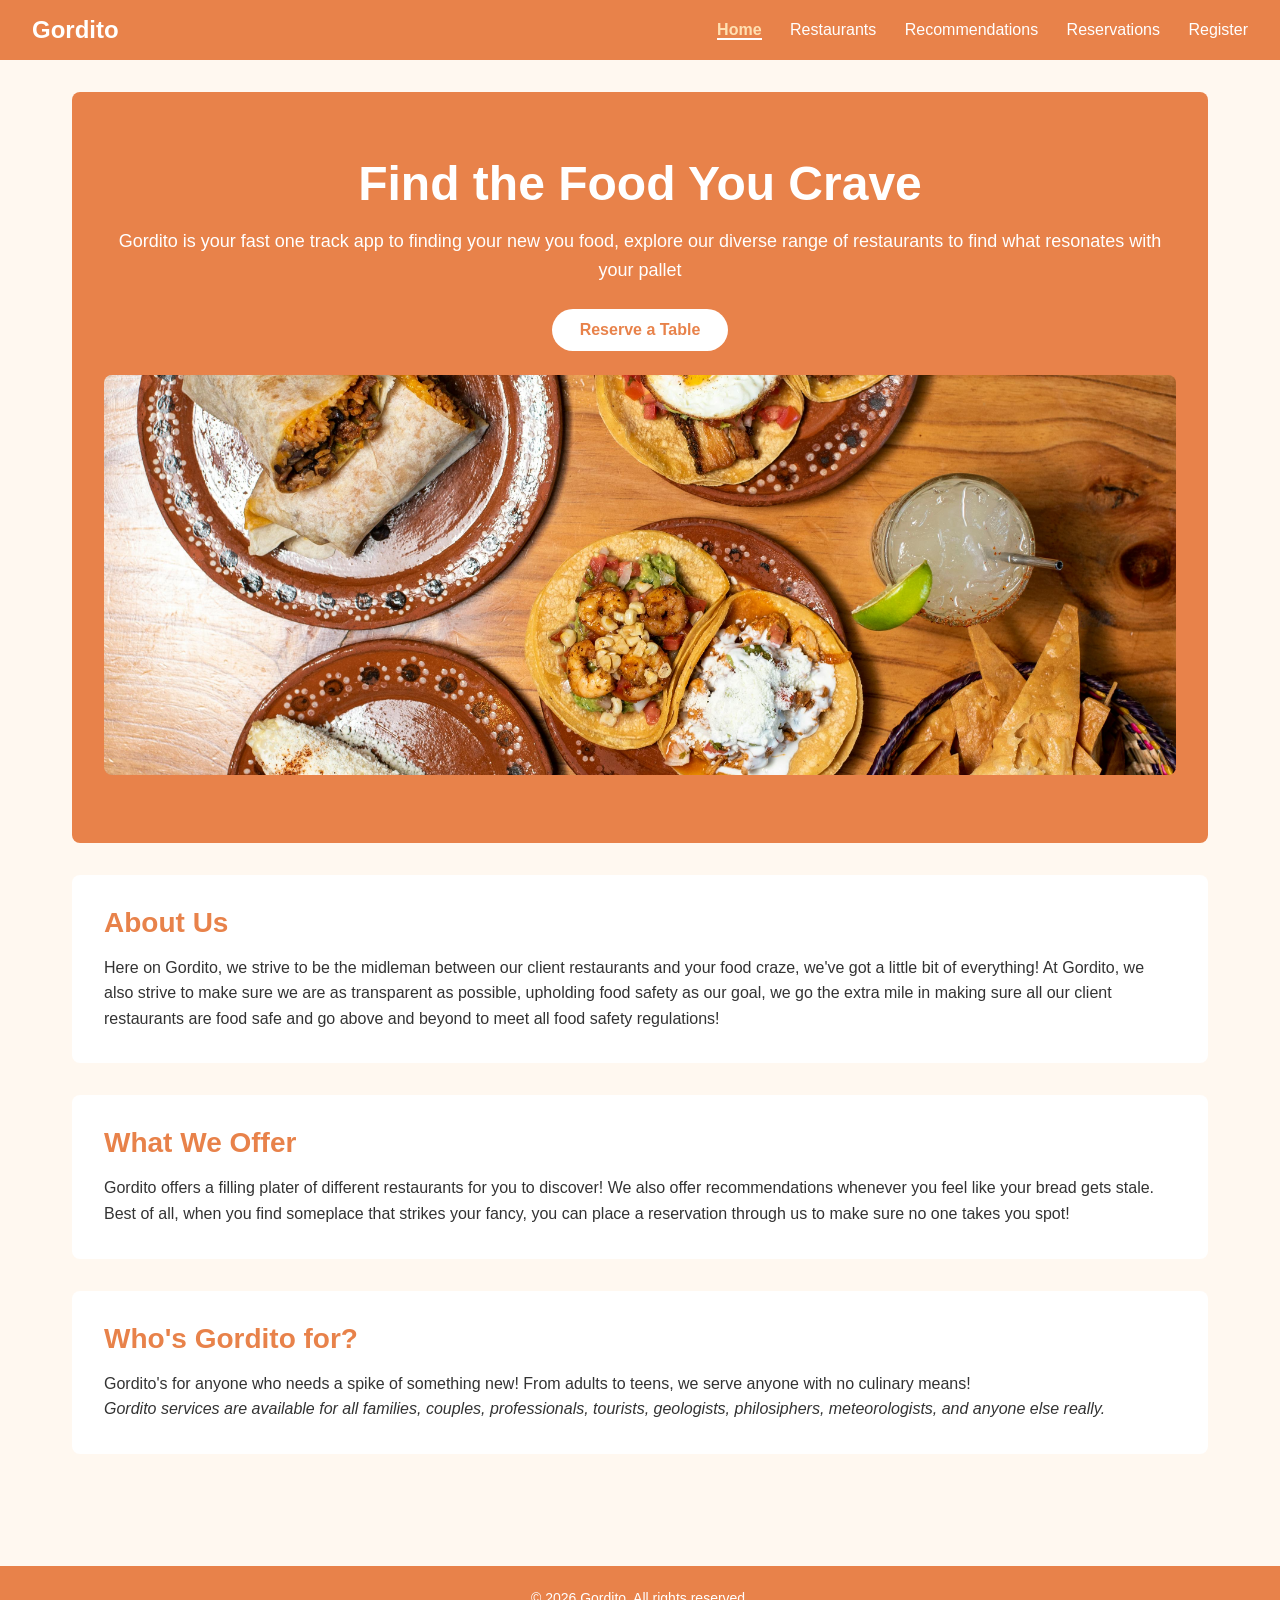
<file: Cos10005 Assignment 2/index.html>
<!DOCTYPE html>
<html lang="en">
  <head>
    <meta charset="UTF-8">
    <meta name="viewport" content="width=device-width, initial-scale=1.0">
    <title>Gordito | Home</title>
    <link rel="stylesheet" href="css/style.css">
  </head>
  <body>
    <header>
      <a href="index.html" class="logo">Gordito</a>
      <nav>
        <a href="index.html" class="active">Home</a>
        <a href="restaurants.html">Restaurants</a>
        <a href="recommend.html">Recommendations</a>
        <a href="reservation.html">Reservations</a>
        <a href="register.html">Register</a>
      </nav>
    </header>
    <main>
      <section class="hero">
        <h1>Find the Food You Crave</h1>
        <p>Gordito is your fast one track app to finding your new you food, explore our diverse range of restaurants to find what resonates with your pallet</p>
        <a href="reservation.html" class="btn">Reserve a Table</a>
        <img src="images/BannerPhoto.jpg" alt="A warm Mexican restaurant dining room with a spread of delicious dishes on a table">
      </section>
      <section>
        <h2>About Us</h2>
        <p>Here on Gordito, we strive to be the midleman between our client restaurants and your food craze, we've got a little bit of everything! At Gordito, we also strive to make sure we are as transparent as possible, upholding food safety as our goal, we go the extra mile in making sure all our client restaurants are food safe and go above and beyond to meet all food safety regulations!</p>
      </section>
      <section>
        <h2>What We Offer</h2>
        <p>Gordito offers a filling plater of different restaurants for you to discover! We also offer recommendations whenever you feel like your bread gets stale. Best of all, when you find someplace that strikes your fancy, you can place a reservation through us to make sure no one takes you spot!</p>
      </section>
      <section>
        <h2>Who's Gordito for?</h2>
        <p>Gordito's for anyone who needs a spike of something new! From adults to teens, we serve anyone with no culinary means!</p>
        <p><em>Gordito services are available for all families, couples, professionals, tourists, geologists, philosiphers, meteorologists, and anyone else really.</em></p>
      </section>
    </main>
    <footer><p>&copy; 2026 Gordito. All rights reserved.</p></footer>
    <script src="js/script.js"></script>
  </body>
</html>
</file>
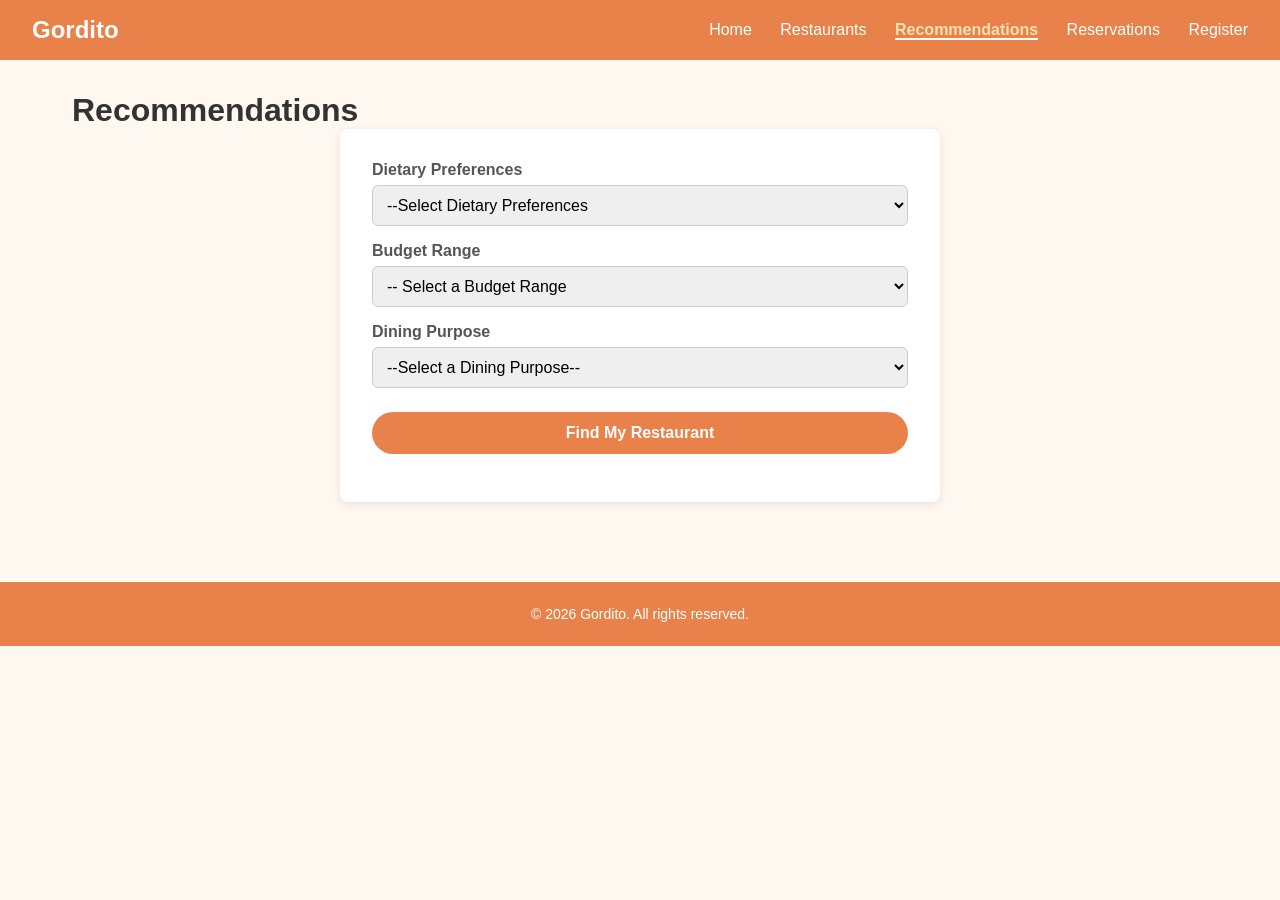
<file: Cos10005 Assignment 2/recommend.html>
<!DOCTYPE html>
<html lang="en">
  <head>
    <meta charset="UTF-8">
    <meta name="viewport" content="width=device-width, initial-scale=1.0">
    <title>Gordito | Recommendations</title>
    <link rel="stylesheet" href="css/style.css">
  </head>
  <body>
    <header>
      <a href="index.html" class="logo">Gordito</a>
      <nav>
        <a href="index.html">Home</a>
        <a href="restaurants.html">Restaurants</a>
        <a href="recommend.html" class="active">Recommendations</a>
        <a href="reservation.html">Reservations</a>
        <a href="register.html">Register</a>
      </nav>
    </header>
    <main>
      <h1>Recommendations</h1>
      <form id="recommend-form">
        <div>
          <label for="dietary-preference">Dietary Preferences</label>
          <select id="dietary-preference" name="dietary-preference">
            <option value="">--Select Dietary Preferences</option>
            <option value="Vegan">Vegan</option>
            <option value="Halal">Halal</option>
            <option value="Vegetarian">Vegetarian</option>
            <option value="None">None</option>
          </select>
        </div>
        <div>
          <label for="budget-range">Budget Range</label>
          <select id="budget-range" name="budget-range">
            <option value="">-- Select a Budget Range</option>
            <option value="low">$20-$60</option>
            <option value="medium">$40-$80</option>
            <option value="high">$60-$160</option>
          </select>
        </div>
        <div>
          <label for="dining-purpose">Dining Purpose</label>
          <select id="dining-purpose" name="dining-purpose">
            <option value="">--Select a Dining Purpose--</option>
            <option value="family">Family</option>
            <option value="date">Date</option>
            <option value="business">Business</option>
          </select>
        </div>
        <div><button type="submit">Find My Restaurant</button></div>
      </form>
      <div id="recommendation-results"></div>
    </main>
    <footer><p>&copy; 2026 Gordito. All rights reserved.</p></footer>
    <script src="js/script.js"></script>
  </body>
</html>
</file>
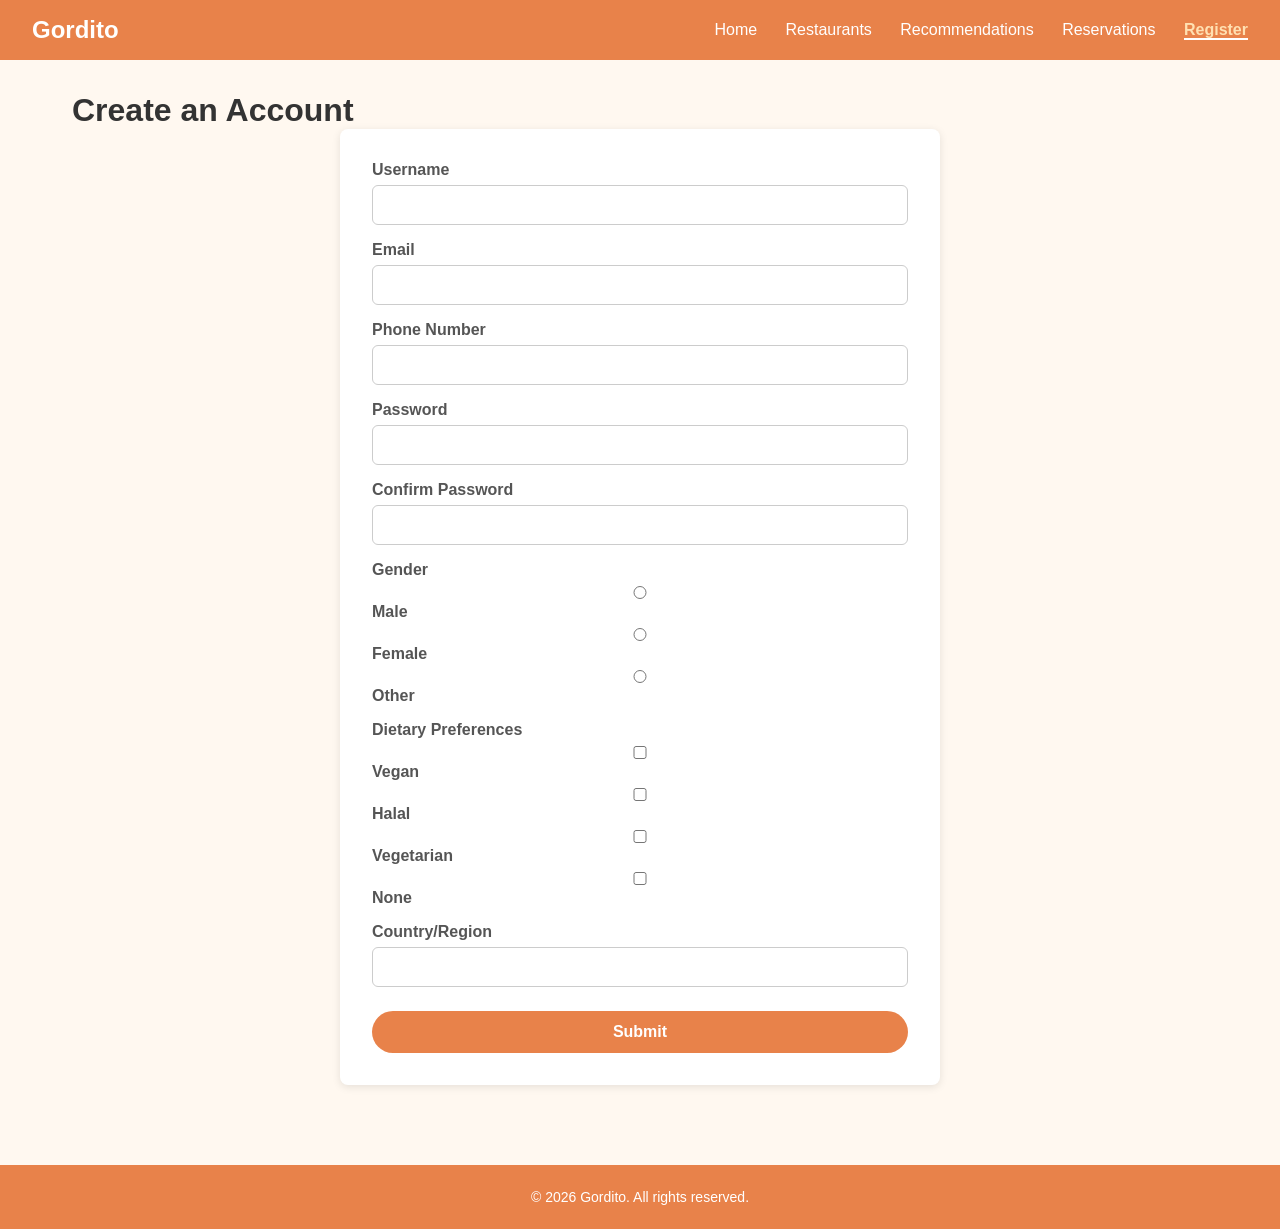
<file: Cos10005 Assignment 2/register.html>
<!DOCTYPE html>
<html lang="en">
  <head>
    <meta charset="UTF-8">
    <meta name="viewport" content="width=device-width, initial-scale=1.0">
    <title>Gordito | Register</title>
    <link rel="stylesheet" href="css/style.css">
  </head>
  <body>
    <header>
      <a href="index.html" class="logo">Gordito</a>
      <nav>
        <a href="index.html">Home</a>
        <a href="restaurants.html">Restaurants</a>
        <a href="recommend.html">Recommendations</a>
        <a href="reservation.html">Reservations</a>
        <a href="register.html" class="active">Register</a>
      </nav>
    </header>
    <main>
      <h1>Create an Account</h1>
      <div id="error-box" style="display:none; color:red;"></div>
      <form id="register-form" method="POST" action="http://mercury.swin.edu.au/it000000/cos10005/regtest.php">
        <div>
          <label for="username">Username</label>
          <input type="text" id="username" name="username">
        </div>
        <div>
          <label for="email">Email</label>
          <input type="email" id="email" name="email">
        </div>
        <div>
          <label for="phonenumber">Phone Number</label>
          <input type="text" id="phonenumber" name="phonenumber">
        </div>
        <div>
          <label for="password">Password</label>
          <input type="password" id="password" name="password">
        </div>
        <div>
          <label for="confirmpassword">Confirm Password</label>
          <input type="password" id="confirmpassword" name="confirmpassword">
        </div>
        <div>
          <label>Gender</label>
          <label><input type="radio" name="gender" value="male"> Male</label>
          <label><input type="radio" name="gender" value="female"> Female</label>
          <label><input type="radio" name="gender" value="other"> Other</label>
        </div>
        <div>
          <label>Dietary Preferences</label>
          <label><input type="checkbox" name="dietary" value="vegan"> Vegan</label>
          <label><input type="checkbox" name="dietary" value="halal"> Halal</label>
          <label><input type="checkbox" name="dietary" value="vegetarian"> Vegetarian</label>
          <label><input type="checkbox" name="dietary" value="none"> None</label>
        </div>
        <div>
          <label for="country">Country/Region</label>
          <input type="text" id="country" name="country">
        </div>
        <button type="submit">Submit</button>
      </form>
    </main>
    <footer><p>&copy; 2026 Gordito. All rights reserved.</p></footer>
    <script src="js/script.js"></script>
  </body>
</html>
</file>
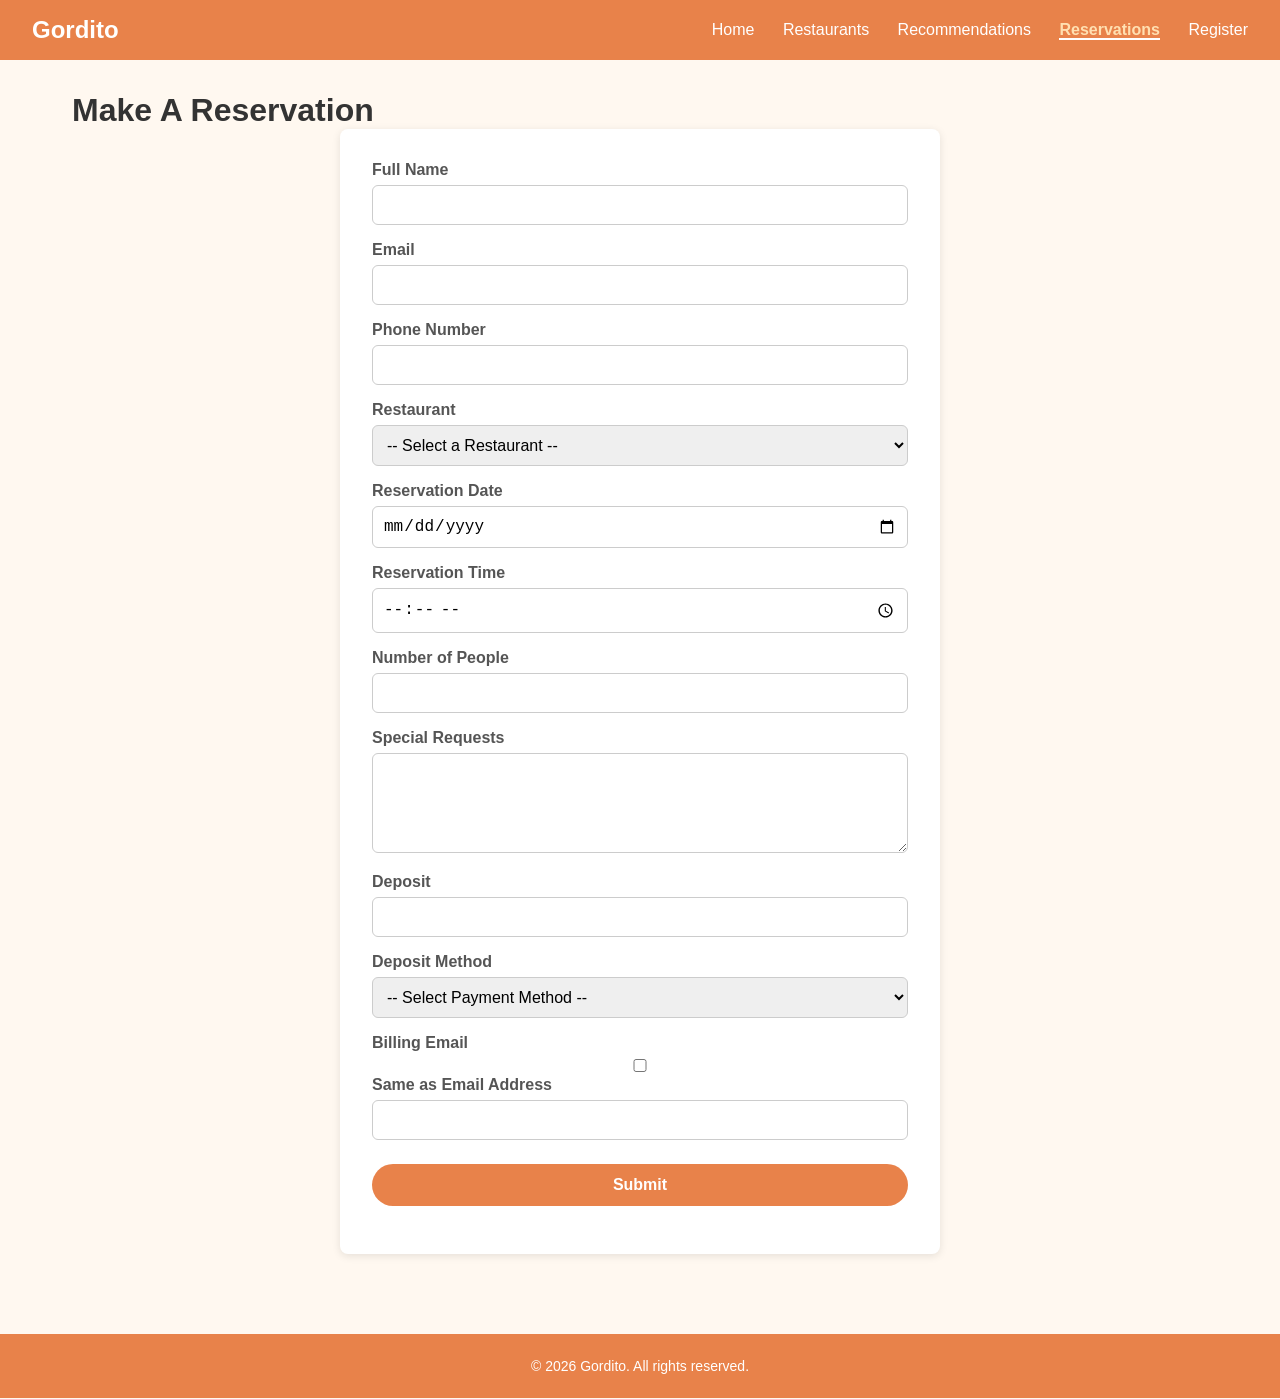
<file: Cos10005 Assignment 2/reservation.html>
<!DOCTYPE html>
<html lang="en">
  <head>
    <meta charset="UTF-8">
    <meta name="viewport" content="width=device-width, initial-scale=1.0">
    <title>Gordito | Reservations</title>
    <link rel="stylesheet" href="css/style.css">
  </head>
  <body>
    <header>
      <a href="index.html" class="logo">Gordito</a>
      <nav>
        <a href="index.html">Home</a>
        <a href="restaurants.html">Restaurants</a>
        <a href="recommend.html">Recommendations</a>
        <a href="reservation.html" class="active">Reservations</a>
        <a href="register.html">Register</a>
      </nav>
    </header>
    <main>
      <h1>Make A Reservation</h1>
      <div id="reservation-error-box" style="display:none; color:red;"></div>
      <form id="reservation-form" method="POST" action="http://mercury.swin.edu.au/it000000/cos10005/regtest.php">
        <div>
          <label for="name">Full Name</label>
          <input type="text" id="name" name="name">
        </div>
        <div>
          <label for="email">Email</label>
          <input type="email" id="email" name="email">
        </div>
        <div>
          <label for="phonenumber">Phone Number</label>
          <input type="text" id="phonenumber" name="phonenumber">
        </div>
        <div>
          <label for="restaurant">Restaurant</label>
          <select id="restaurant" name="restaurant">
            <option value="">-- Select a Restaurant --</option>
            <option value="landro">Landro</option>
            <option value="3kingdoms">3 Kingdoms</option>
            <option value="hosiak">Ho Siak</option>
            <option value="kuishinbō">Kuishinbō</option>
            <option value="quesoycarne">Queso y Carne</option>
            <option value="tondoo">Tond-oo</option>
          </select>
        </div>
        <div>
          <label for="date">Reservation Date</label>
          <input type="date" id="date" name="date">
        </div>
        <div>
          <label for="time">Reservation Time</label>
          <input type="time" id="time" name="time">
        </div>
        <div>
          <label for="people">Number of People</label>
          <input type="number" min="1" id="people" name="people">
        </div>
        <div>
          <label for="specialrequests">Special Requests</label>
          <textarea id="specialrequests" name="specialrequests"></textarea>
        </div>
        <div>
          <label for="deposit">Deposit</label>
          <input type="text" id="deposit" name="deposit" readonly>
        </div>
        <div>
          <label for="deposit-method">Deposit Method</label>
          <select id="deposit-method" name="deposit-method">
            <option value="">-- Select Payment Method --</option>
            <option value="voucher">Voucher</option>
            <option value="online">Online Payment</option>
          </select>
        </div>
        <div id="voucher-section">
          <label for="voucher-code">Voucher Code</label>
          <input type="text" id="voucher-code" name="voucher-code">
        </div>
        <div id="card-section">
          <label for="card-number">Credit Card Number</label>
          <input type="text" id="card-number" name="card-number">
        </div>
        <div>
          <label for="billing-email">Billing Email</label>
          <label><input type="checkbox" id="same-email">Same as Email Address</label>
          <input type="email" id="billing-email" name="billing-email">
        </div>
        <div>
          <button type="submit">Submit</button>
        </div>
      </form>
    </main>
    <footer><p>&copy; 2026 Gordito. All rights reserved.</p></footer>
    <script src="js/script.js"></script>
  </body>
</html>
</file>
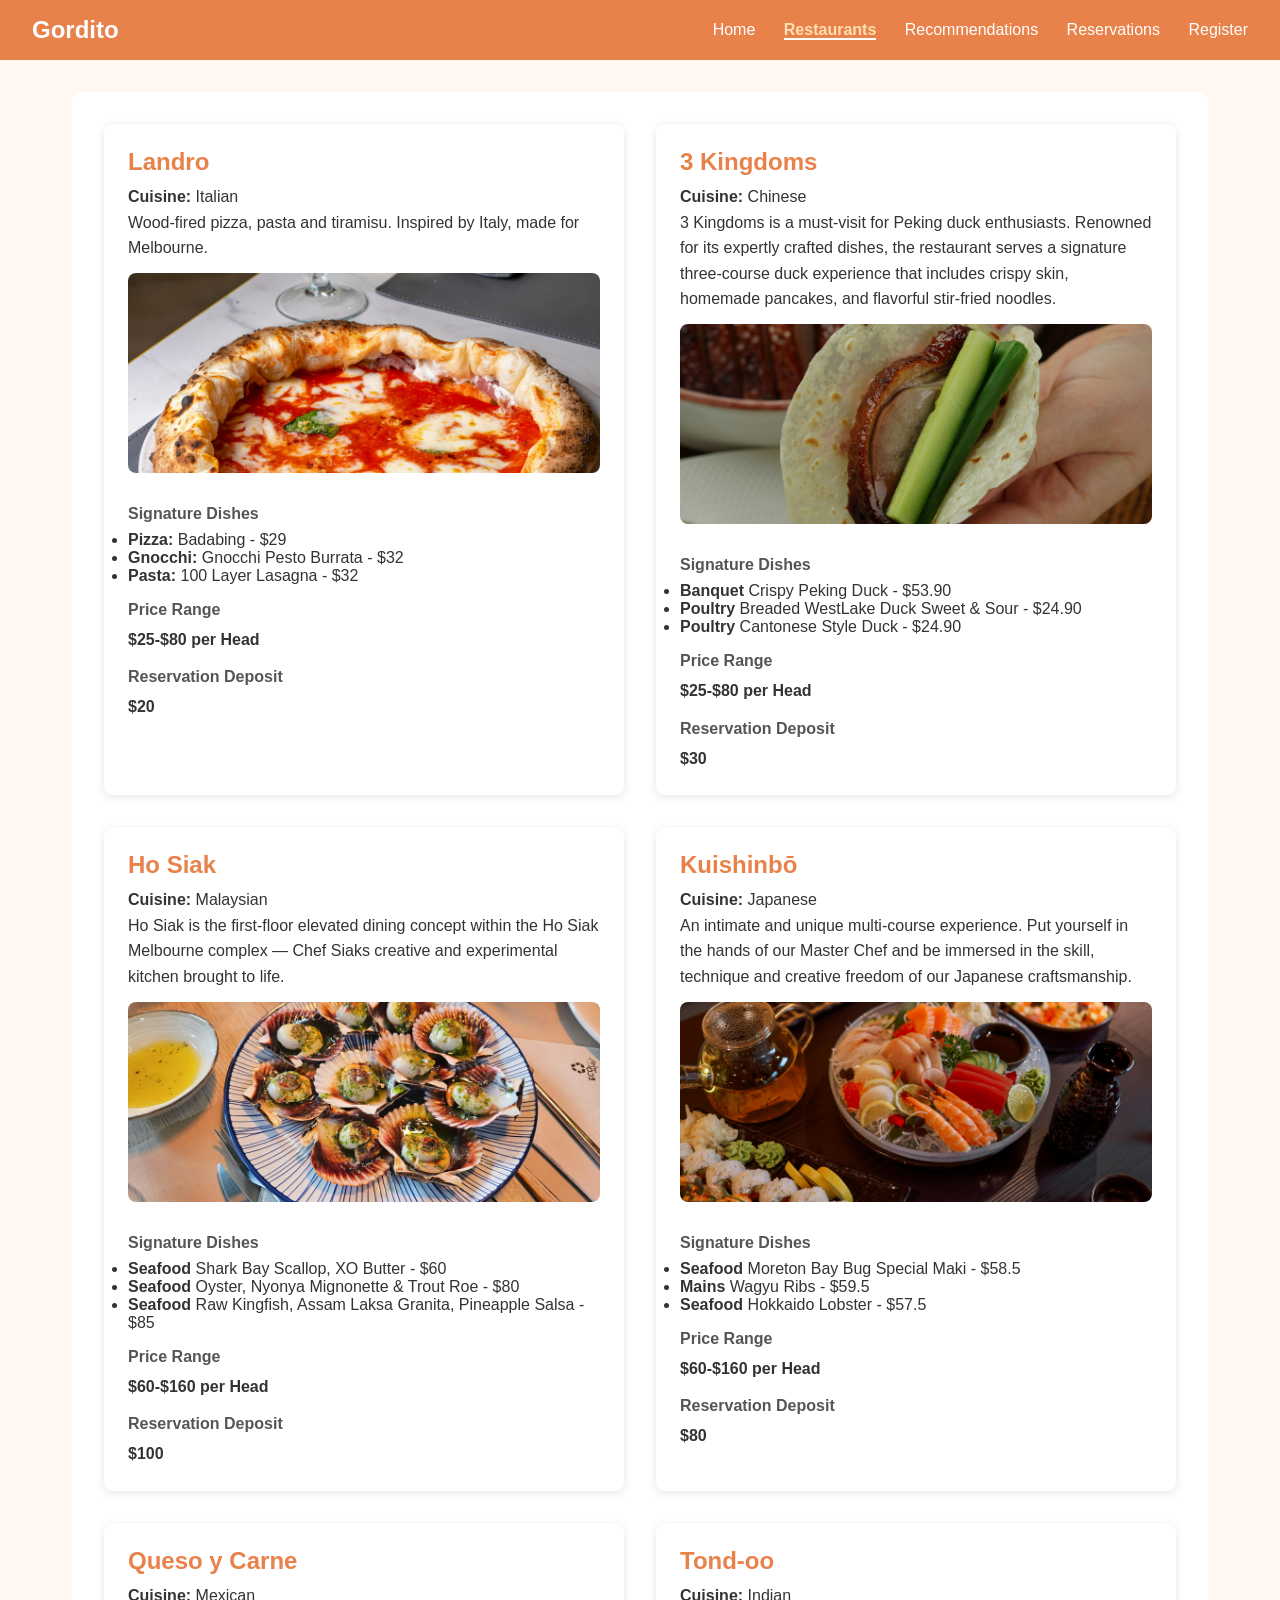
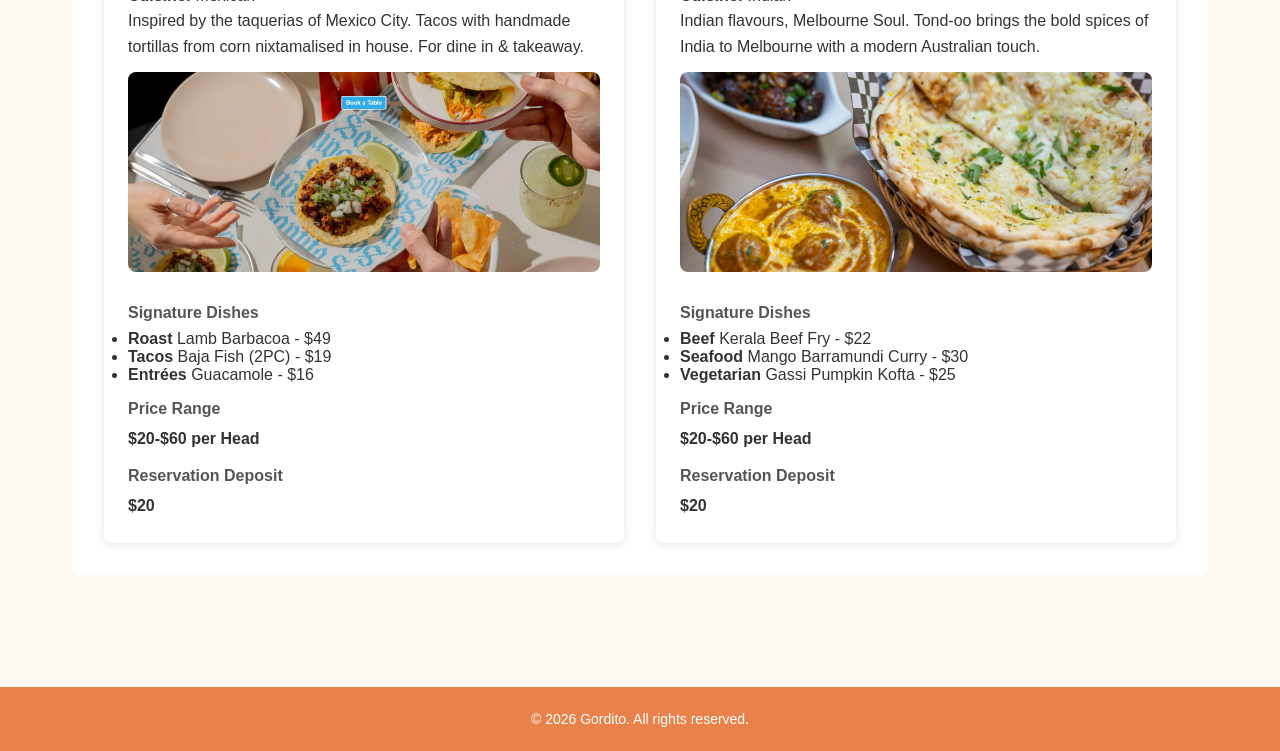
<file: Cos10005 Assignment 2/restaurants.html>
<!DOCTYPE html>
<html lang="en">
  <head>
    <meta charset="UTF-8">
    <meta name="viewport" content="width=device-width, initial-scale=1.0">
    <title>Gordito | Restaurants</title>
    <link rel="stylesheet" href="css/style.css">
  </head>
  <body>
    <header>
      <a href="index.html" class="logo">Gordito</a>
      <nav>
        <a href="index.html">Home</a>
        <a href="restaurants.html" class="active">Restaurants</a>
        <a href="recommend.html">Recommendations</a>
        <a href="reservation.html">Reservations</a>
        <a href="register.html">Register</a>
      </nav>
    </header>
    <main>
      <section class="restaurant-list">
        <article class="restaurant-card" data-deposit="20">
          <h2>Landro</h2>
          <p><strong>Cuisine:</strong> Italian</p>
          <p>Wood-fired pizza, pasta and tiramisu. Inspired by Italy, made for Melbourne.</p>
          <img src="images/LandroPic.jpg" alt="A warm Italian restaurant setting with a freshly cooked classic Italian pizza and a glass of wine sitting on a cleanly prepped table">
          <h3>Signature Dishes</h3>
          <ul>
            <li><strong>Pizza:</strong> Badabing - $29</li>
            <li><strong>Gnocchi:</strong> Gnocchi Pesto Burrata - $32</li>
            <li><strong>Pasta:</strong> 100 Layer Lasagna - $32</li>
          </ul>
          <h3>Price Range</h3>
          <p><strong>$25-$80 per Head</strong></p>
          <h3>Reservation Deposit</h3>
          <p><strong>$20</strong></p>
        </article>
        <article class="restaurant-card" data-deposit="30">
          <h2>3 Kingdoms</h2>
          <p><strong>Cuisine:</strong> Chinese</p>
          <p>3 Kingdoms is a must-visit for Peking duck enthusiasts. Renowned for its expertly crafted dishes, the restaurant serves a signature three-course duck experience that includes crispy skin, homemade pancakes, and flavorful stir-fried noodles.</p>
          <img src="images/PeckingDuck.jpg" alt="A aromatic scene with two dishes, one with peking duck and the other with pancakes, alongside a hand holding a makeshift wrap made using both the pancakes and the duck alongside some greens">
          <h3>Signature Dishes</h3>
          <ul>
            <li><strong>Banquet</strong> Crispy Peking Duck - $53.90</li>
            <li><strong>Poultry</strong> Breaded WestLake Duck Sweet &amp; Sour - $24.90</li>
            <li><strong>Poultry</strong> Cantonese Style Duck - $24.90</li>
          </ul>
          <h3>Price Range</h3>
          <p><strong>$25-$80 per Head</strong></p>
          <h3>Reservation Deposit</h3>
          <p><strong>$30</strong></p>
        </article>
        <article class="restaurant-card" data-deposit="100">
          <h2>Ho Siak</h2>
          <p><strong>Cuisine:</strong> Malaysian</p>
          <p>Ho Siak is the first-floor elevated dining concept within the Ho Siak Melbourne complex — Chef Siaks creative and experimental kitchen brought to life.</p>
          <img src="images/Scalop.jpg" alt="A aromatic scene with a dish of scalops with a side of freshly molten butter, set on a well prepped table">
          <h3>Signature Dishes</h3>
          <ul>
            <li><strong>Seafood</strong> Shark Bay Scallop, XO Butter - $60</li>
            <li><strong>Seafood</strong> Oyster, Nyonya Mignonette &amp; Trout Roe - $80</li>
            <li><strong>Seafood</strong> Raw Kingfish, Assam Laksa Granita, Pineapple Salsa - $85</li>
          </ul>
          <h3>Price Range</h3>
          <p><strong>$60-$160 per Head</strong></p>
          <h3>Reservation Deposit</h3>
          <p><strong>$100</strong></p>
        </article>
        <article class="restaurant-card" data-deposit="80">
          <h2>Kuishinbō</h2>
          <p><strong>Cuisine:</strong> Japanese</p>
          <p>An intimate and unique multi-course experience. Put yourself in the hands of our Master Chef and be immersed in the skill, technique and creative freedom of our Japanese craftsmanship.</p>
          <img src="images/Sushi.jpg" alt="a mouthwatering set of traditional Japanese sashimi placed on a well prepped table">
          <h3>Signature Dishes</h3>
          <ul>
            <li><strong>Seafood</strong> Moreton Bay Bug Special Maki - $58.5</li>
            <li><strong>Mains</strong> Wagyu Ribs - $59.5</li>
            <li><strong>Seafood</strong> Hokkaido Lobster - $57.5</li>
          </ul>
          <h3>Price Range</h3>
          <p><strong>$60-$160 per Head</strong></p>
          <h3>Reservation Deposit</h3>
          <p><strong>$80</strong></p>
        </article>
        <article class="restaurant-card" data-deposit="20">
          <h2>Queso y Carne</h2>
          <p><strong>Cuisine:</strong> Mexican</p>
          <p>Inspired by the taquerias of Mexico City. Tacos with handmade tortillas from corn nixtamalised in house. For dine in &amp; takeaway.</p>
          <img src="images/Mehico.png" alt="A simple yet mouthwatering scene of mexican food being served alongside a fresh drink">
          <h3>Signature Dishes</h3>
          <ul>
            <li><strong>Roast</strong> Lamb Barbacoa - $49</li>
            <li><strong>Tacos</strong> Baja Fish (2PC) - $19</li>
            <li><strong>Entrées</strong> Guacamole - $16</li>
          </ul>
          <h3>Price Range</h3>
          <p><strong>$20-$60 per Head</strong></p>
          <h3>Reservation Deposit</h3>
          <p><strong>$20</strong></p>
        </article>
        <article class="restaurant-card" data-deposit="20">
          <h2>Tond-oo</h2>
          <p><strong>Cuisine:</strong> Indian</p>
          <p>Indian flavours, Melbourne Soul. Tond-oo brings the bold spices of India to Melbourne with a modern Australian touch.</p>
          <img src="images/Spicy.jpg" alt="A scene full of indian dishes and naan so mouthwatering you can almost smell it from here">
          <h3>Signature Dishes</h3>
          <ul>
            <li><strong>Beef</strong> Kerala Beef Fry - $22</li>
            <li><strong>Seafood</strong> Mango Barramundi Curry - $30</li>
            <li><strong>Vegetarian</strong> Gassi Pumpkin Kofta - $25</li>
          </ul>
          <h3>Price Range</h3>
          <p><strong>$20-$60 per Head</strong></p>
          <h3>Reservation Deposit</h3>
          <p><strong>$20</strong></p>
        </article>
      </section>
    </main>
    <footer><p>&copy; 2026 Gordito. All rights reserved.</p></footer>
    <script src="js/script.js"></script>
  </body>
</html>
</file>
<file: Cos10005 Assignment 2/css/style.css>
* {         /*targets every element on the page*/
   margin: 0;   /*removes default spacing usually added by browsers*/
   padding: 0; /*removes default inner spacing*/
   box-sizing: border-box;  /*kinda changes how element sizes are calculated by including padding with the width of an element to prevent them from adding to each other*/
}
body {
  font-family: Arial, sans-serif;   /*sets the font witha backup*/
  background-color: #fff8f0;   /*sets the background color obviously*/
  color: #333;                  /*changes text color to be a nicer tone than black*/
}
header {
  background-color: #e8824a;  /*background color for the header*/
  padding: 16px 32px;   /*adds breathing room*/
  display: flex;           /*makes the header a flex container, putting logo and nav side by side*/
  justify-content: space-between;  /*pushes logo to left and nav to right*/
  align-items: center;           /*centres both in the middle of the header vertically*/
}
.logo {   /*targets elements with class=logo*/
  color: #fff; 
  font-size: 24px;  /*dictates font size??*/
  font-weight: bold; /*take a wild guess*/
  text-decoration: none;   /*removes the underline from links*/
}
nav a {     /*targets all <a> tags inside a <nav>*/
  color: #fff;
  text-decoration: none;
  margin-left: 24px;    /*adds spacing between each nav link*/
  font-size: 16px;
}
nav a:hover {   /*called a "pseudo class" bassically just targets a thing when a user hovers over it*/
  color: #ffe0b2;
}
nav a.active { /*similar to last time but only targets those in class="active"*/
  color: #ffe0b2;
  font-weight: bold;
  border-bottom: 2px solid #fff;  /*adds a cool little white underline to a slelected page*/
}
main {
   padding: 32px;
   max-width: 1200px; /*stops content from streching too much on large screens*/
   margin: 0 auto; /*auto centres the content horizontally on the page*/
}
.hero {
   background-color: #e8824a;
   color: #fff;
   padding: 64px 32px;
   text-align: center; /*centres all the text inside the hero*/
   border-radius: 8px;  /*rounds corner for a better look*/
   margin-bottom: 32px; /*adds a fancy space below the hero before the next section*/
}
.hero h1 {   /*only targets the h1 in hero*/
   font-size: 48px;
   margin-bottom: 16px;  /*these just add breathing room between each other*/
}
.hero p {
   font-size: 18px;
   margin-bottom: 24px;
}
.hero img {
   width: 100%;    /*makes the image fill the full width of it's container*/
   max-height: 400px; /*caps how tall the image can be*/
   object-fit: cover;  /*crops images to fit instead of squishing them*/
   border-radius: 8px;
   margin-top: 24px;
}
.btn {   /*button*/
   display: inline-block; /*by default <a> tags are inline and can't have padding applied properly, this gets through that*/
   background-color: #fff;
   color: #e8824a;
   padding: 12px 28px;
   border-radius: 24px;  /*makes the button look pill shaped which is way cooler than a rectangle with rounded corners*/
   text-decoration: none;
   font-weight: bold;
   font-size: 16px;
}
.btn:hover {
   background-color: #ffe0b2;
}
section {
   margin-bottom: 32px;
   padding: 32px;
   background-color: #fff; /*white cards for nice contrast against the background*/
   border-radius: 8px;
}
section h2 {
   font-size: 28px;
   color: #e8824a;
   margin-bottom: 16px;
}
section p {
   font-size: 16px;
   line-height: 1.6;  /*controlls the spacing between the paragraph lines (1.6x the fonts size tall). this makes it more readable i think*/
}


/*RESTAURANT CARDS / List */

.restaurant-list {
   display: grid; /*similar to flexbox but for two-dimensional layouts*/
   grid-template-columns: repeat(2, 1fr); /*creates 2 equal columns, 1fr means "1 fraction of the available space"*/
   gap: 32px; /*spacing between grid cards*/
}
.restaurant-card {
   background-color: #fff;
   border-radius: 8px;
   padding: 24px;
   box-shadow: 0 2px 8px rgba(0,0,0,0.1); /*makes the card look like it's floating above the page which looks cool*/
}
.restaurant-card h2 {
   font-size: 24px;
   color: #e8824a;
   margin-bottom: 8px;
}
.restaurant-card h3 {
   font-size: 16px;
   color: #555;
   margin-top: 16px;
   margin-bottom: 8px;
}
.restaurant-card img {
   width: 100%;
   height: 200px;
   object-fit: cover;
   border-radius: 8px;
   margin: 12px 0;
}


/*FORMS*/

form {
   background-color: #fff;
   padding: 32px;
   border-radius: 8px;
   max-width: 600px;
   margin: 0 auto;
   box-shadow: 0 2px 8px rgba(0,0,0,0.1);
}
form div {
   margin-bottom: 16px;
}
label {
   display: block;
   font-weight: bold;
   margin-bottom: 6px;
   color: #555;
}
input, select, textarea {  /*comma separated selectors generally means "apply this rule to all three of these elements"*/
   width: 100%;
   padding: 10px;
   border: 1px solid #ccc;  /*adds a subtle grey border around inputs*/
   border-radius: 6px;
   font-size: 16px;
}
textarea {
   height: 100px;
   resize: vertical; /*allows users to rezise the textarea vertically only*/
}


/*BUTTONS*/

button[type="submit"] {   /*another attribute selector like before that targets <button> elemtns that have type="submit". Use [] to target specific attribute values.*/
   background-color: #e8824a;
   color: #fff;
   padding: 12px 28px;
   border: none;  /*removes the default border from buttons*/
   border-radius: 24px;
   font-size: 16px;
   font-weight: bold;
   cursor: pointer;  /*changes user cursor to funny hand when hovering over clickable object*/
   width: 100%;
   margin-top: 8px;
}
button[type="submit"]:hover {
   background-color: #d4713d; /*darker color to signal the button being pressed*/
}

/*FOOTER*/

footer {
   background-color: #e8824a;
   color: #fff;
   text-align: center;
   padding: 24px 32px;
   margin-top: 48px;
}
footer p {
   font-size: 14px;
}


/* RESPONSIVE DESIGN FOR TABLETS & PHONES */
/* small rules to overide the default css so that it can work for other devices*/

/*TABLET*/
@media (max-width: 1023px) {  /*if the screen is this size, overide some of those rules*/
   .restaurant-list {
      grid-template-columns: 1fr;  /*makes it so that if the screen is matching the media query, it overides the previouse 2 columns and instead makes it only use 1 column*/
   }
   main {
      padding: 24px;
   }
}

/*MOBLIE PHONES*/
@media (max-width: 767px) {
   header {
      flex-direction: column;   /*changes flex default from being a row to being a column which makes things stack vertically which works better on phones*/
      gap: 12px;  /*adds spacing between the logo and nav when stacked*/
   }
   nav a {
      margin-left: 12px;
   }
   .hero {
      padding: 32px 16px;
   }                                /*over all font sizez and padding reduced to fit cleanly on a phone*/
   .hero h1 {
      font-size: 32px;
   }
   form {
      padding: 16px;
   }
}

/*voucher/card show/hide thingo i forgot*/
#voucher-section, #card-section {
  display: none;
}
</file>
